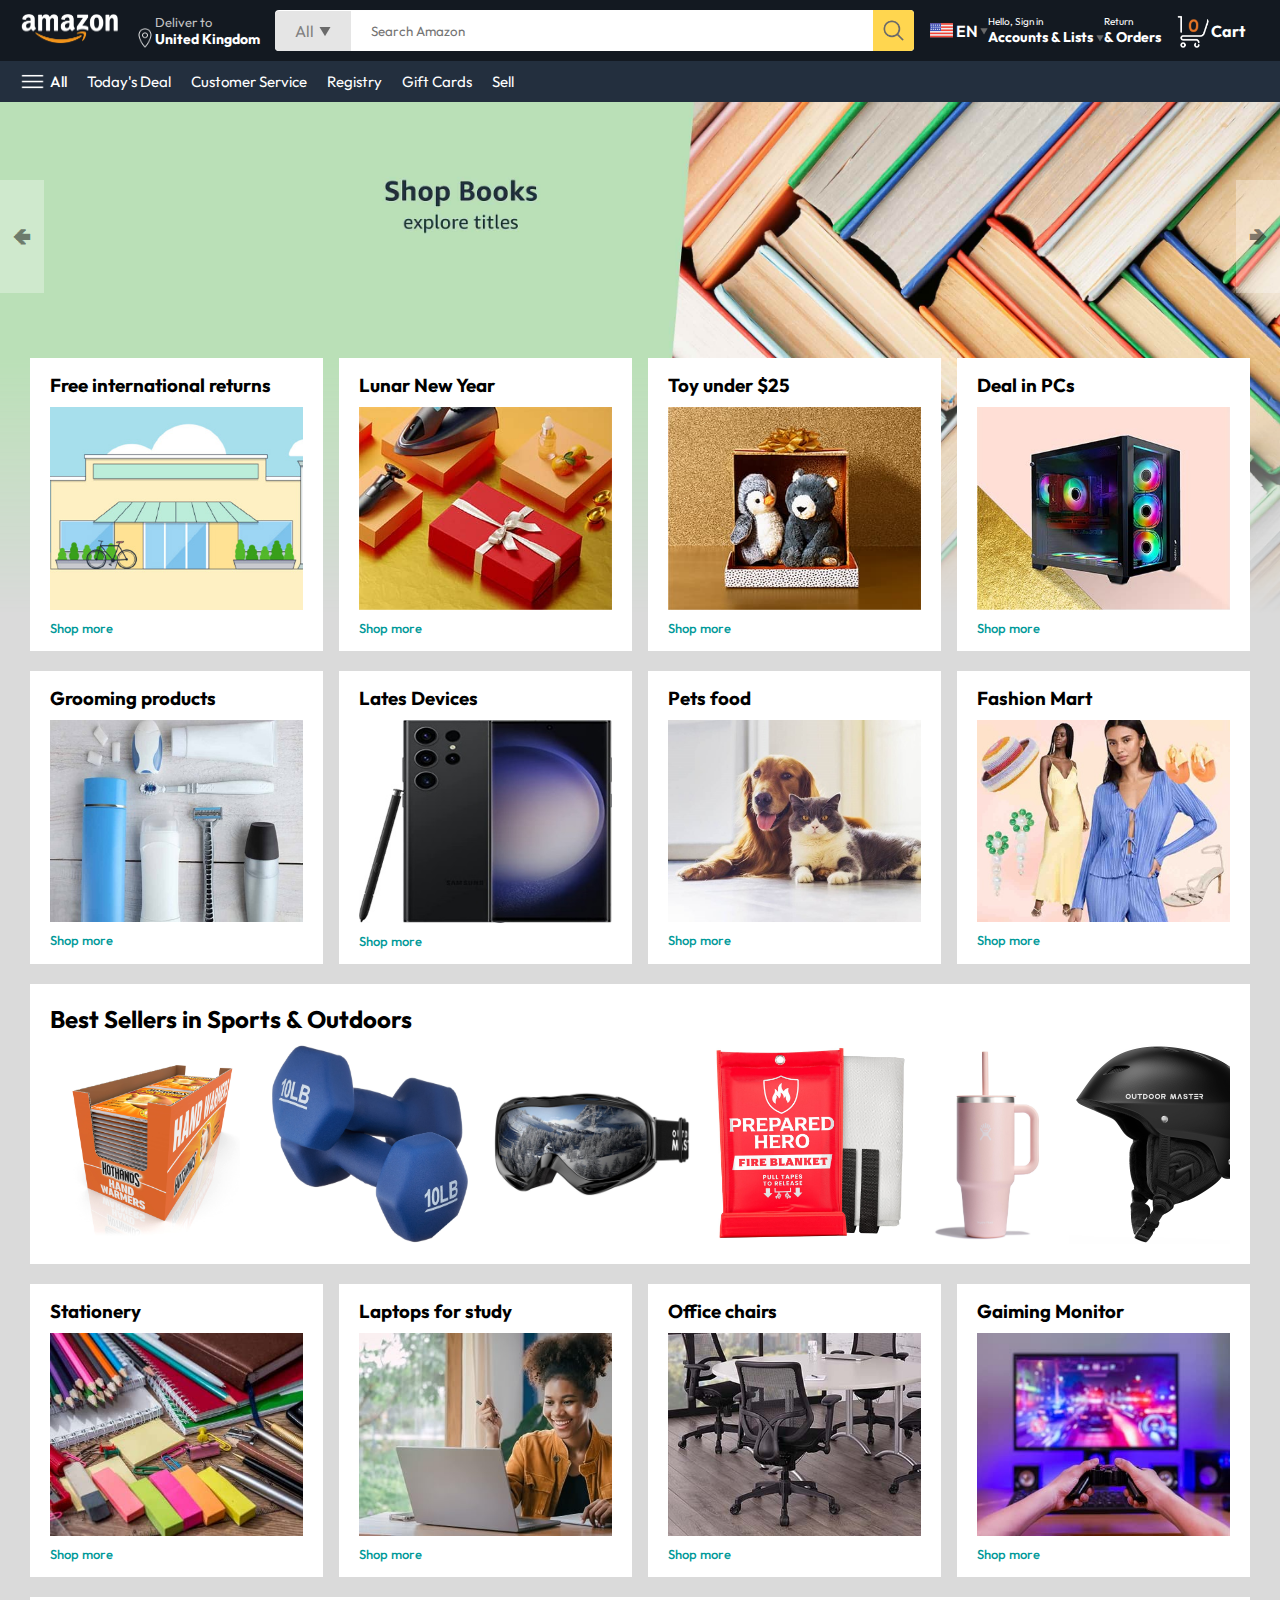
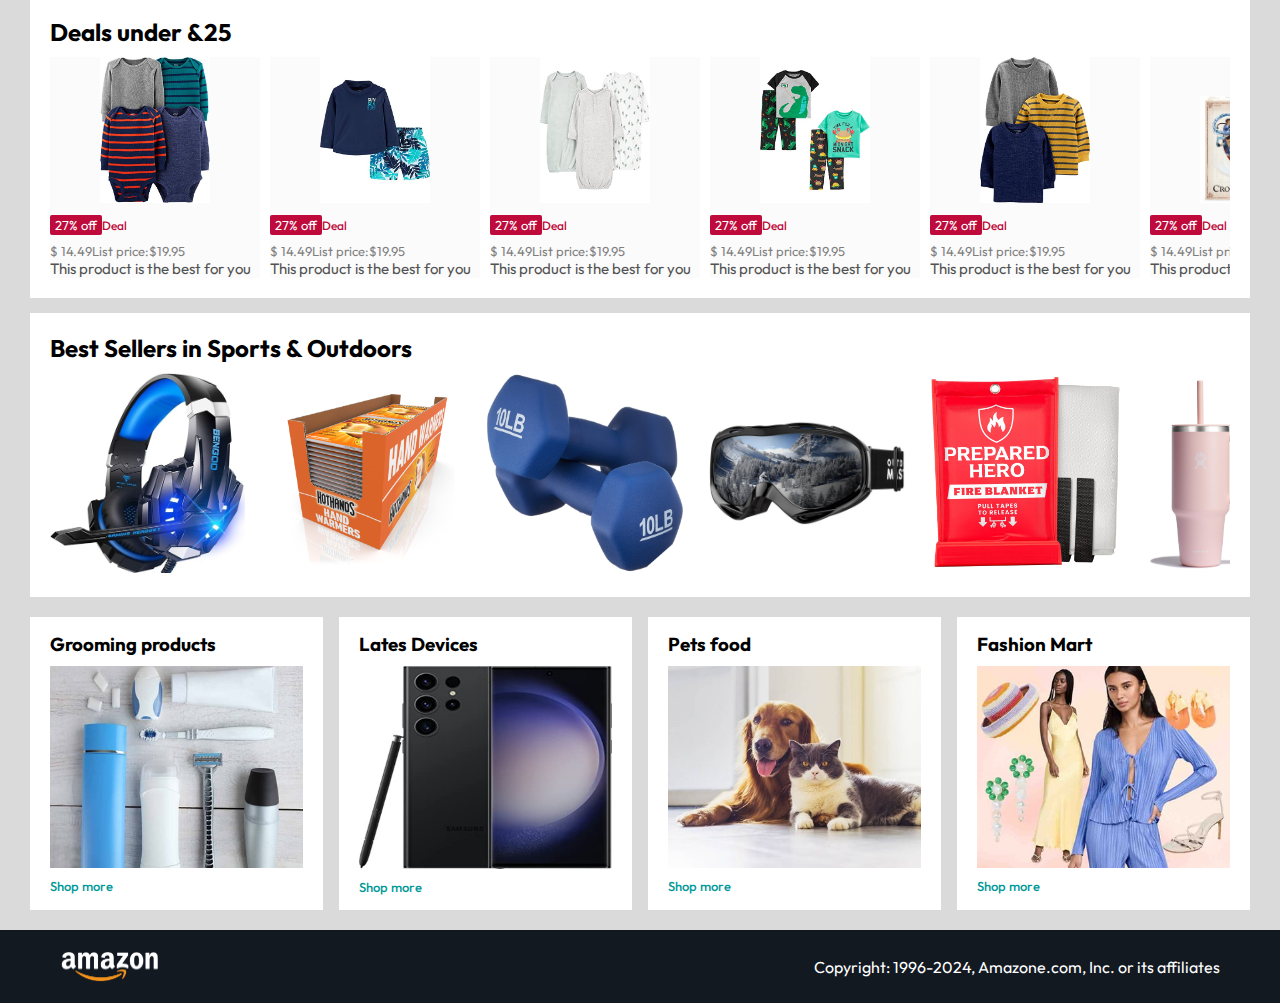
<file: index.html>
<!DOCTYPE html>
<html lang="en">

<head>
    <meta charset="UTF-8">
    <meta name="viewport" content="width=device-width, initial-scale=1.0">
    <title>Amazon Clone </title>
    <link rel="stylesheet" href="index.css">
</head>

<body>
    <nav>
        <a href="/">
            <img src="./assets/amazon_logo.png" width="100" alt="">
        </a>
        <div class="nav-country">
            <img src="./assets/location_icon.png" height="20" alt="">
            <div>
                <p>Deliver to</p>
                <h1>United Kingdom</h1>
            </div>
        </div>
        <div class="nav-search">
            <div class="nav-search-category">
                <p>All</p>
                <img src="./assets/dropdown_icon.png" height="12" alt="">
            </div>
            <input type="text" class="nav-search-input" placeholder="Search Amazon">
            <img src="./assets/search_icon.png" class="nav-search-icon" alt="">
        </div>
        <div class="nav-language">
            <img src="./assets/us_flag.png" width="25px" alt="">
            <p>EN</p>
            <img src="./assets/dropdown_icon.png" width="8px" alt="">
        </div>
        <div class="nav-text">
            <p>Hello, Sign in</p>
            <h1>Accounts & Lists <img src="./assets/dropdown_icon.png" width="8px" alt=""></h1>
        </div>
        <div class="nav-text">
            <p>Return</p>
            <h1>& Orders</h1>
        </div>
        <a href="" class="nav-cart">
            <img src="./assets/cart_icon.png" width="35px" alt="">
            <h4>Cart</h4>
        </a>
    </nav>
    <div class="nav-bottom">
        <div>
            <img src="./assets/menu_icon.png" width="25px" alt="">
            <p>All</p>
        </div>
        <p>Today's Deal</p>
        <p>Customer Service</p>
        <p>Registry</p>
        <p>Gift Cards</p>
        <p>Sell</p>
    </div>
    <div class="header-slider">
        <a href="#" class="control_prev">&#129144</a>
        <a href="#" class="control_next">&#129146</a>
        <ul>
            <img src="./assets/header1.jpg" class="header-img" alt="">
            <img src="./assets/header2.jpg" class="header-img" alt="">
            <img src="./assets/header3.jpg" class="header-img" alt="">
            <img src="./assets/header4.jpg" class="header-img" alt="">
            <img src="./assets/header5.jpg" class="header-img" alt="">
            <img src="./assets/header6.jpg" class="header-img" alt="">
        </ul>
    </div>
    <div class="box-row header-box">
        <div class="box-col">
            <h3>Free international returns</h3>
            <img src="./assets/box1-1.jpg" alt="">
            <a href="/">Shop more</a>
        </div>
        <div class="box-col">
            <h3>Lunar New Year</h3>
            <img src="./assets/box1-2.jpg" alt="">
            <a href="/">Shop more</a>
        </div>
        <div class="box-col">
            <h3>Toy under $25</h3>
            <img src="./assets/box1-3.jpg" alt="">
            <a href="/">Shop more</a>
        </div>
        <div class="box-col">
            <h3>Deal in PCs</h3>
            <img src="./assets/box1-4.jpg" alt="">
            <a href="/">Shop more</a>
        </div>
    </div>
    <div class="box-row">
        <div class="box-col">
            <h3>Grooming products</h3>
            <img src="./assets/box2-1.jpg" alt="">
            <a href="/">Shop more</a>
        </div>
        <div class="box-col">
            <h3>Lates Devices</h3>
            <img src="./assets/box2-2.jpg" alt="">
            <a href="/">Shop more</a>
        </div>
        <div class="box-col">
            <h3>Pets food</h3>
            <img src="./assets/box2-3.jpg" alt="">
            <a href="/">Shop more</a>
        </div>
        <div class="box-col">
            <h3>Fashion Mart</h3>
            <img src="./assets/box2-4.jpg" alt="">
            <a href="/">Shop more</a>
        </div>
    </div>
    <div class="product-slider">
        <h2>Best Sellers in Sports & Outdoors</h2>
        <div class="products">
            <img src="./assets/product1-1.jpg" alt="">
            <img src="./assets/product1-2.jpg" alt="">
            <img src="./assets/product1-3.jpg" alt="">
            <img src="./assets/product1-4.jpg" alt="">
            <img src="./assets/product1-5.jpg" alt="">
            <img src="./assets/product1-6.jpg" alt="">
            <img src="./assets/product1-7.jpg" alt="">
            <img src="./assets/product1-8.jpg" alt="">
            <img src="./assets/product1-9.jpg" alt="">
            <img src="./assets/product1-10.jpg" alt="">

        </div>
    </div>
    <div class="box-row">
        <div class="box-col">
            <h3>Stationery</h3>
            <img src="./assets/box3-1.jpg" alt="">
            <a href="/">Shop more</a>
        </div>
        <div class="box-col">
            <h3>Laptops for study</h3>
            <img src="./assets/box3-2.jpg" alt="">
            <a href="/">Shop more</a>
        </div>
        <div class="box-col">
            <h3>Office chairs</h3>
            <img src="./assets/box3-3.jpg" alt="">
            <a href="/">Shop more</a>
        </div>
        <div class="box-col">
            <h3>Gaiming Monitor</h3>
            <img src="./assets/box3-4.jpg" alt="">
            <a href="/">Shop more</a>
        </div>
    </div>
    <div class="product-slider-with-price">
        <h2>Deals under &25</h2>
        <div class="products">
            <div class="product-card">
                <div class="product-img-container">
                    <img src="./assets/product2-1.jpg" alt="">
                </div>
                <div class="product-offer">
                    <p>27% off</p><span>Deal</span>
                </div>
                <p class="product-price">$ <span>14.49</span>List price:$19.95 </p>
                <h4>This product is the best for you</h4>
            </div>
            <div class="product-card">
                <div class="product-img-container">
                    <img src="./assets/product2-2.jpg" alt="">
                </div>
                <div class="product-offer">
                    <p>27% off</p><span>Deal</span>
                </div>
                <p class="product-price">$ <span>14.49</span>List price:$19.95 </p>
                <h4>This product is the best for you</h4>
            </div>
            <div class="product-card">
                <div class="product-img-container">
                    <img src="./assets/product2-3.jpg" alt="">
                </div>
                <div class="product-offer">
                    <p>27% off</p><span>Deal</span>
                </div>
                <p class="product-price">$ <span>14.49</span>List price:$19.95 </p>
                <h4>This product is the best for you</h4>
            </div>
            <div class="product-card">
                <div class="product-img-container">
                    <img src="./assets/product2-4.jpg" alt="">
                </div>
                <div class="product-offer">
                    <p>27% off</p><span>Deal</span>
                </div>
                <p class="product-price">$ <span>14.49</span>List price:$19.95 </p>
                <h4>This product is the best for you</h4>
            </div>
            <div class="product-card">
                <div class="product-img-container">
                    <img src="./assets/product2-5.jpg" alt="">
                </div>
                <div class="product-offer">
                    <p>27% off</p><span>Deal</span>
                </div>
                <p class="product-price">$ <span>14.49</span>List price:$19.95 </p>
                <h4>This product is the best for you</h4>
            </div>
            <div class="product-card">
                <div class="product-img-container">
                    <img src="./assets/product2-6.jpg" alt="">
                </div>
                <div class="product-offer">
                    <p>27% off</p><span>Deal</span>
                </div>
                <p class="product-price">$ <span>14.49</span>List price:$19.95 </p>
                <h4>This product is the best for you</h4>
            </div>
            <div class="product-card">
                <div class="product-img-container">
                    <img src="./assets/product2-7.jpg" alt="">
                </div>
                <div class="product-offer">
                    <p>27% off</p><span>Deal</span>
                </div>
                <p class="product-price">$ <span>14.49</span>List price:$19.95 </p>
                <h4>This product is the best for you</h4>
            </div>
            <div class="product-card">
                <div class="product-img-container">
                    <img src="./assets/product2-8.jpg" alt="">
                </div>
                <div class="product-offer">
                    <p>27% off</p><span>Deal</span>
                </div>
                <p class="product-price">$ <span>14.49</span>List price:$19.95 </p>
                <h4>This product is the best for you</h4>
            </div>
            <div class="product-card">
                <div class="product-img-container">
                    <img src="./assets/product2-9.jpg" alt="">
                </div>
                <div class="product-offer">
                    <p>27% off</p><span>Deal</span>
                </div>
                <p class="product-price">$ <span>14.49</span>List price:$19.95 </p>
                <h4>This product is the best for you</h4>
            </div>
            <div class="product-card">
                <div class="product-img-container">
                    <img src="./assets/product2-10.jpg" alt="">
                </div>
                <div class="product-offer">
                    <p>27% off</p><span>Deal</span>
                </div>
                <p class="product-price">$ <span>14.49</span>List price:$19.95 </p>
                <h4>This product is the best for you</h4>
            </div>
            <div class="product-card">
                <div class="product-img-container">
                    <img src="./assets/product2-11.jpg" alt="">
                </div>
                <div class="product-offer">
                    <p>27% off</p><span>Deal</span>
                </div>
                <p class="product-price">$ <span>14.49</span>List price:$19.95 </p>
                <h4>This product is the best for you</h4>
            </div>
        </div>
    </div>
    <div class="product-slider">
        <h2>Best Sellers in Sports & Outdoors</h2>
        <div class="products">
            <a href="/product.html">
                <img src="./assets/product_img.jpg" alt="">
            </a>
            <img src="./assets/product1-1.jpg" alt="">
            <img src="./assets/product1-2.jpg" alt="">
            <img src="./assets/product1-3.jpg" alt="">
            <img src="./assets/product1-4.jpg" alt="">
            <img src="./assets/product1-5.jpg" alt="">
            <img src="./assets/product1-6.jpg" alt="">
            <img src="./assets/product1-7.jpg" alt="">
            <img src="./assets/product1-8.jpg" alt="">
            <img src="./assets/product1-9.jpg" alt="">
            <img src="./assets/product1-10.jpg" alt="">

        </div>
    </div>
    <div class="box-row">
        <div class="box-col">
            <h3>Grooming products</h3>
            <img src="./assets/box2-1.jpg" alt="">
            <a href="/">Shop more</a>
        </div>
        <div class="box-col">
            <h3>Lates Devices</h3>
            <img src="./assets/box2-2.jpg" alt="">
            <a href="/">Shop more</a>
        </div>
        <div class="box-col">
            <h3>Pets food</h3>
            <img src="./assets/box2-3.jpg" alt="">
            <a href="/">Shop more</a>
        </div>
        <div class="box-col">
            <h3>Fashion Mart</h3>
            <img src="./assets/box2-4.jpg" alt="">
            <a href="/">Shop more</a>
        </div>
    </div>
    <footer>
        <img src="./assets/amazon_logo.png" width="100" alt="">
        <p>Copyright: 1996-2024, Amazone.com, Inc. or its affiliates</p>
    </footer>
    <script src="app.js"></script>
</body>

</html>
</file>
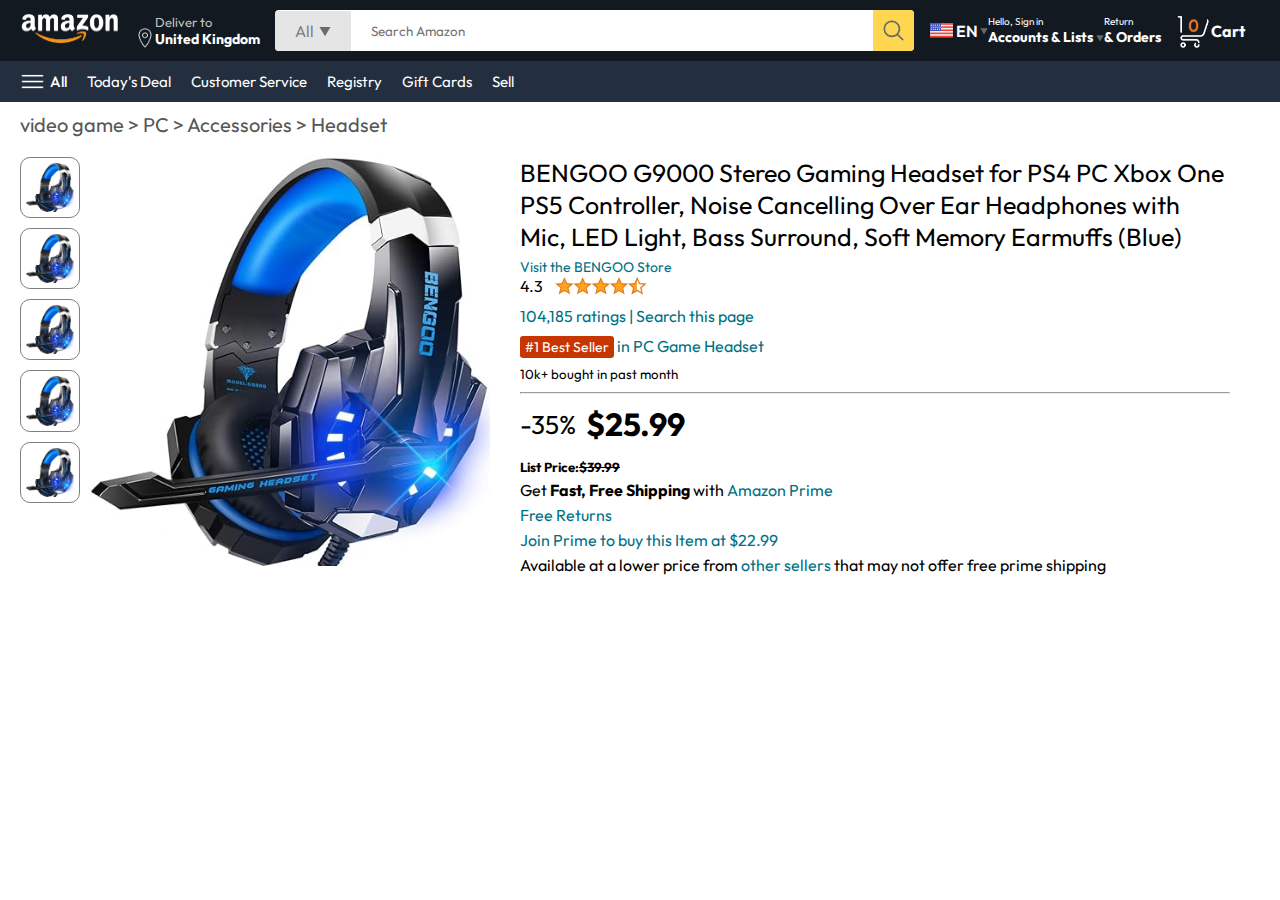
<file: product.html>
<!DOCTYPE html>
<html lang="en">

<head>
    <meta charset="UTF-8">
    <meta name="viewport" content="width=device-width, initial-scale=1.0">
    <title>Product page</title>
    <link rel="stylesheet" href="index.css">
    <link rel="stylesheet" href="product.css">
</head>

<body>
    <nav>
        <a href="/">
            <img src="./assets/amazon_logo.png" width="100" alt="">
        </a>
        <div class="nav-country">
            <img src="./assets/location_icon.png" height="20" alt="">
            <div>
                <p>Deliver to</p>
                <h1>United Kingdom</h1>
            </div>
        </div>
        <div class="nav-search">
            <div class="nav-search-category">
                <p>All</p>
                <img src="./assets/dropdown_icon.png" height="12" alt="">
            </div>
            <input type="text" class="nav-search-input" placeholder="Search Amazon">
            <img src="./assets/search_icon.png" class="nav-search-icon" alt="">
        </div>
        <div class="nav-language">
            <img src="./assets/us_flag.png" width="25px" alt="">
            <p>EN</p>
            <img src="./assets/dropdown_icon.png" width="8px" alt="">
        </div>
        <div class="nav-text">
            <p>Hello, Sign in</p>
            <h1>Accounts & Lists <img src="./assets/dropdown_icon.png" width="8px" alt=""></h1>
        </div>
        <div class="nav-text">
            <p>Return</p>
            <h1>& Orders</h1>
        </div>
        <a href="" class="nav-cart">
            <img src="./assets/cart_icon.png" width="35px" alt="">
            <h4>Cart</h4>
        </a>
    </nav>
    <div class="nav-bottom">
        <div>
            <img src="./assets/menu_icon.png" width="25px" alt="">
            <p>All</p>
        </div>
        <p>Today's Deal</p>
        <p>Customer Service</p>
        <p>Registry</p>
        <p>Gift Cards</p>
        <p>Sell</p>
    </div>
    <p class="breadcrum">
        video game > PC > Accessories > Headset
    </p>
    <div class="product-display">
        <div class="product-d-image">
            <div class="product-icon">
                <img src="./assets/product_img.jpg" width="60" alt="">
                <img src="./assets/product_img.jpg" width="60" alt="">
                <img src="./assets/product_img.jpg" width="60" alt="">
                <img src="./assets/product_img.jpg" width="60" alt="">
                <img src="./assets/product_img.jpg" width="60" alt="">
            </div>
            <div class="product-main-image">
                <img src="./assets/product_img.jpg" width="400" alt="">
            </div>
        </div>
        <div class="product-d-details">
            <p class="product-title">
                BENGOO G9000 Stereo Gaming Headset for PS4 PC Xbox One PS5 Controller, Noise Cancelling Over Ear
                Headphones with Mic, LED Light, Bass Surround, Soft Memory Earmuffs (Blue)
            </p>
            <p class="brand-store">Visit the BENGOO Store</p>
            <div class="product-rating">
                <div>4.3 <img src="./assets/rating_img.png" height="20px" alt=""></div>
                <p>104,185 ratings | Search this page</p>
                <p><span>#1 Best Seller</span> in PC Game Headset</p>
                <h5>10k+ bought in past month</h5>
                <hr>
            </div>

            <div class="product-d-price">
                <div>
                    <p>-35%</p>
                    <h1>$<span>25</span>.99</h1>
                </div>
                <h5>List Price:<span>$39.99</span></h5>
                <p>Get <b>Fast, Free Shipping </b> with <span>Amazon Prime </span></p>
                <p><span>Free Returns</span></p>
                <p><span>Join Prime to buy this Item at $22.99</span></p>
                <p>Available at a lower price from <span>other sellers</span> that may not offer free prime shipping</p>
            </div>
        </div>
        <div class="product-d-purchase"></div>
    </div>
</body>

</html>
</file>
<file: index.css>
@import url('https://fonts.googleapis.com/css2?family=Outfit:wght@400;500;600;700;800&family=Poppins:wght@200;300;400;500;600;700&display=swap');

* {
    padding: 0;
    margin: 0;
    box-sizing: border-box;
    font-family: outfit;
}

body {
    background: #dadada;
}

a {
    text-decoration: none;
    color: inherit;
}

nav {
    display: flex;
    align-items: center;
    justify-content: space-between;
    background: #131921;
    padding: 10px 20px;
    color: #fff;
}

.nav-country {
    display: flex;
    align-items: end;
    margin-left: 15px;
    font-size: 13px;
    color: #c4c4c4;
}

.nav-country h1 {
    color: #fff;
    font-size: 14px;
}

.nav-search {
    flex: 1;
    display: flex;
    align-items: center;
    background: #fff;
    color: gray;
    max-width: 1000px;
    border-radius: 4px;
    margin-left: 15px;
}

.nav-search-category {
    display: flex;
    align-items: center;
    padding: 10px 20px;
    gap: 5px;
    background: #e5e5e5;
    border-radius: 4px 0 0 4px;
}

.nav-search-input {
    border: none;
    outline: none;
    padding-left: 20px;
    width: 100%;
}

.nav-search-icon {
    max-width: 41px;
    padding: 8px;
    background: #ffd64f;
    border-radius: 0 4px 4px 0;
}

.nav-language {
    display: flex;
    align-items: center;
    gap: 2px;
    font-weight: 600;
    margin-left: 15px;
}

.nav-country {
    margin-left: 15px;
}

.nav-text p {
    font-size: 10px;
}

.nav-text h1 {
    font-size: 14px;
}

.nav-cart {
    display: flex;
    align-items: center;
    margin: 0px 15px;
}

.nav-bottom {
    display: flex;
    align-items: center;
    gap: 20px;
    padding: 8px 20px;
    background: #232f3e;
    color: #fff;
    font-size: 15px;
}

.nav-bottom div {
    display: flex;
    align-items: center;
    gap: 5px;
    font-weight: 500;
}

.header-slider ul {
    display: flex;
    overflow-y: hidden;
}

.header-img {
    max-width: 100%;
    mask-image: linear-gradient(to bottom, #000 50%, transparent 100%);
}

.header-slider a {
    position: absolute;
    top: 20%;
    z-index: 1;
    padding: 5vh 1vw;
    background: #ffffff4f;
    color: #0000007b;
    text-decoration: none;
    font-weight: 600;
    font-size: 18px;
    cursor: pointer;
}

.control_next {
    right: 0;
}

.box-row {
    display: flex;
    flex-wrap: wrap;
    row-gap: 20px;
    justify-content: space-between;
    margin: 20px 30px;
}

.box-col {
    display: flex;
    flex-direction: column;
    gap: 10px;
    padding: 15px 20px;
    background: #fff;
    max-width: 24%;
    min-height: 200px;
    z-index: 1;
}

.box-col a {
    font-size: 13px;
    color: #009999;
    font-weight: 500;
}

.header-box {
    margin-top: -20vw;
}

.product-slider {
    background: #fff;
    margin: 0 30px;
    padding: 20px;
    margin-bottom: 15px;
}

.product-slider .products {
    display: flex;
    overflow-x: auto;
    gap: 20px;
    margin-top: 10px;
}

.product-slider .products img {
    max-width: 200px;
    max-height: 200px;
}

.product-slider .products::-webkit-scrollbar {
    display: none;
}

.product-slider-with-price {
    background: #fff;
    margin: 0 30px;
    padding: 20px;
    margin-bottom: 15px;
}

.product-slider-with-price .products {
    display: flex;
    overflow-x: auto;
    gap: 10px;
    margin-top: 10px;
}

.product-slider-with-price .products::-webkit-scrollbar {
    display: none;
}

.product-card {
    display: flex;
    flex-direction: column;
    justify-content: end;
    min-width: 210px;
    background: #fbfbfb;
}

.product-card img {
    width: 110px;
    margin: 0 50px;
}

.product-offer p {
    background: #be0b3b;
    color: #fff;
    display: inline-block;
    padding: 2px 5px;
    border-radius: 2px;
    margin: 8px 0;
    font-size: 13px;
}

.product-offer span {
    color: #be0b3b;
    font-weight: 500;
    font-size: 12px;
}

.product-price {
    color: gray;
    font-size: 13px;
}

.product-card h4 {
    color: #525252;
    font-size: 15px;
    font-weight: 400;
}

footer {
    display: flex;
    justify-content: space-between;
    align-items: center;
    color: #fff;
    background: #131921;
    padding: 20px 60px;
}
</file>
<file: product.css>
body {
    background-color: #fff;
}

.breadcrum {
    padding: 10px 20px;
    font-size: 20px;
    color: #565656;
}

.product-display {
    min-height: 100%;
    padding: 10px 20px;
    display: flex;
}

.product-d-image {
    display: flex;
    gap: 10px;
}

.product-icon {
    display: flex;
    flex-direction: column;
    gap: 10px;
}

.product-icon img {
    border: 1px solid gray;
    border-radius: 10px;
    padding: 5px;
}

.product-d-details {
    margin: 0 30px;
}

.product-title {
    font-size: 25px;
}

.brand-store {
    margin-top: 5px;
    color: #007185;
    font-size: 14px;
}

.product-rating {
    display: flex;
    flex-direction: column;
    gap: 10px;
}

.product-rating div {
    display: flex;
    align-items: center;
    gap: 10px;
}

.product-rating p {
    color: #007185;
}

.product-rating p span {
    color: #fff;
    background: #c73500;
    padding: 2px 5px;
    border-radius: 3px;
    font-size: 14px;
}

.product-rating h5 {
    font-weight: 400;
}

.product-d-price {
    display: flex;
    flex-direction: column;
    gap: 5px;
}

.product-d-price div {
    display: flex;
    align-items: center;
    gap: 10px;
    margin: 10px 0;
}

.product-d-price div p {
    font-size: 26px;
}

.product-d-price div p h1 {
    font-size: 10px;
    font-weight: 500;
}

.product-d-price div p h1 span {
    font-size: 26px;
    font-weight: 500;
}

.product-d-price div p h5 {
    color: #565656;
    font-weight: 400;
    background-color: #3c00c7;
}

.product-d-price h5 span {
    text-decoration: line-through;
}

.product-d-price p span {
    color: #007185;
}
</file>
